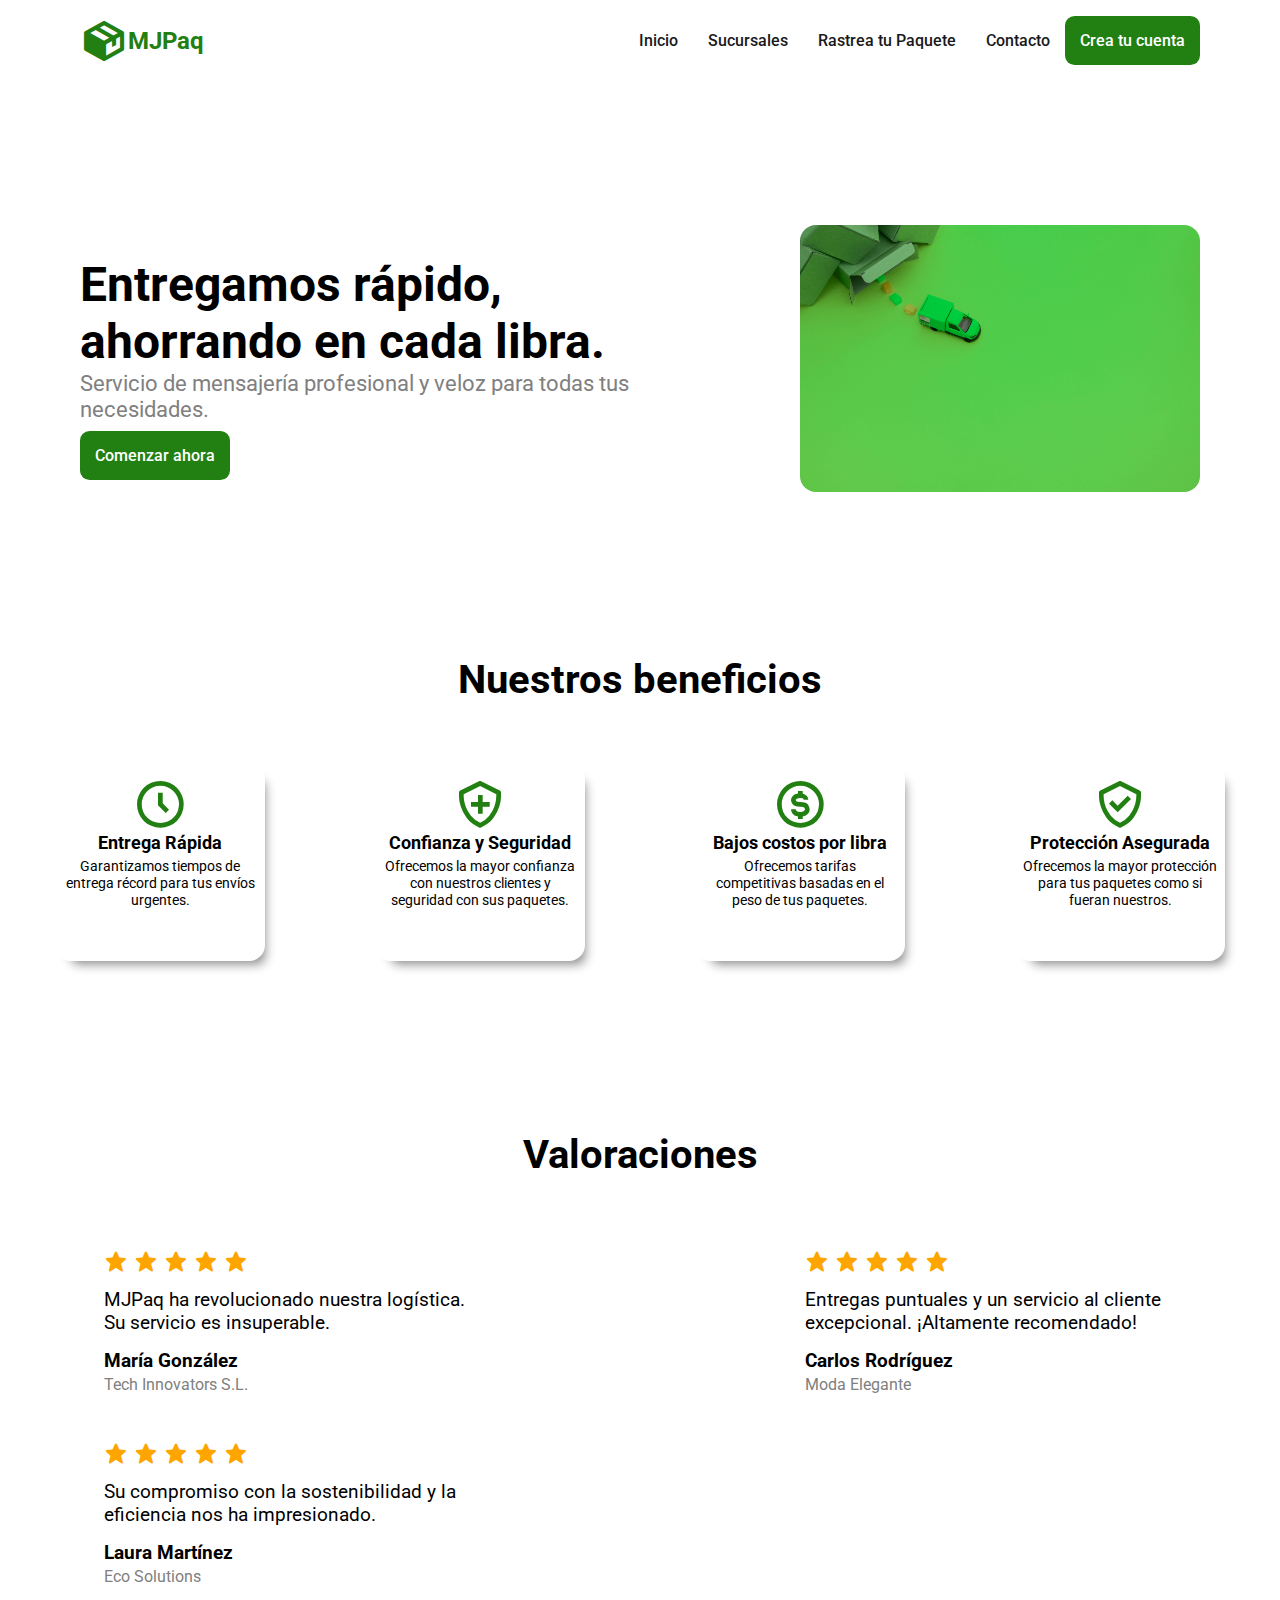
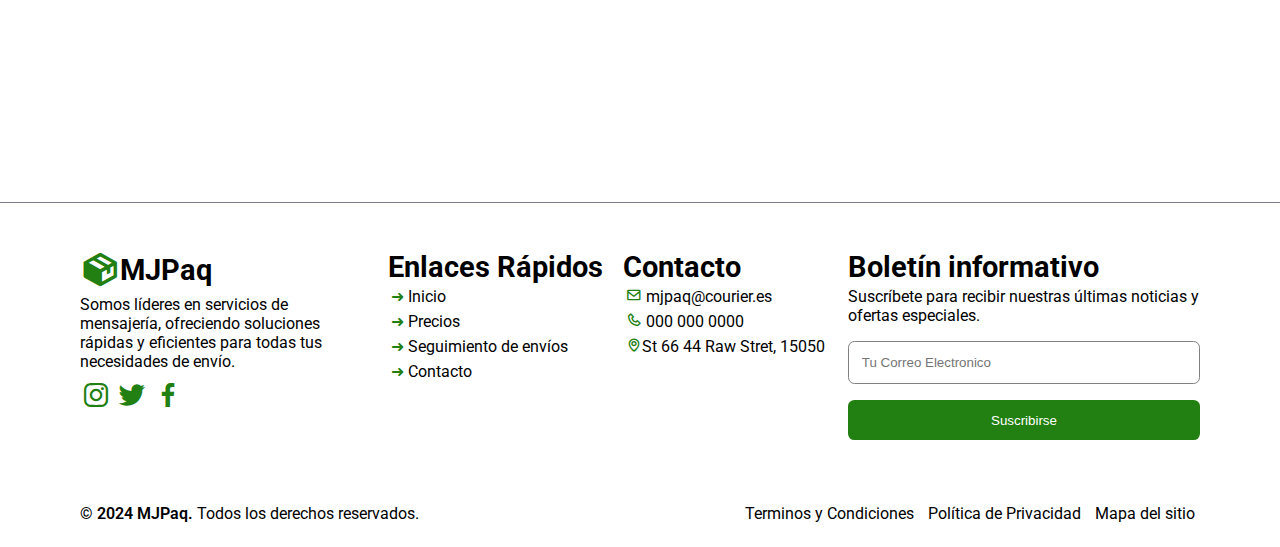
<file: index.html>
<!DOCTYPE html>
<html lang="en">
<head>
    <meta charset="UTF-8">
    <meta name="viewport" content="width=device-width, initial-scale=1.0">
    <link href='https://unpkg.com/boxicons@2.1.4/css/boxicons.min.css' rel='stylesheet'>
    <link rel="stylesheet" href="src/styles/main.css">
    <title>MJPaq | Inicio</title>
</head>
<body>

    <header>
        <div class="logo">
            <i class='bx bxs-package'></i>
            <h1>MJPaq</h1>
        </div>
        <nav>
            <ul>
                <li><a href="">Inicio</a></li>
                <li><a href="">Sucursales</a></li>
                <li><a href="">Rastrea tu Paquete</a></li>
                <li><a href="">Contacto</a></li>
                <a href="login.html" class="btn">Crea tu cuenta</a>
            </ul>
        </nav>
    </header>


    <section id="home" class="home">
        <div class="home-left">
            <h1>Entregamos rápido, ahorrando en cada libra.</h1>
            <p>Servicio de mensajería profesional y veloz para todas tus necesidades.</p>
            <a href="login.html" class="btn">Comenzar ahora</a>
        </div>
        <div class="home-right">
            <img src="src/img/bg.jpg">
        </div>
    </section>

    <section id="benefit" class="benefit">
        <h1>Nuestros beneficios</h1>
        <div class="benefit-info">
            <div class="benefit-box">
                <i class='bx bx-time-five' ></i>
                <h1>Entrega Rápida</h1>
                <p>Garantizamos tiempos de entrega récord para tus envíos urgentes.</p>
            </div>
            <div class="benefit-box">
                <i class='bx bx-shield-plus' ></i>
                <h1>Confianza y Seguridad</h1>
                <p>Ofrecemos la mayor confianza con nuestros clientes y seguridad con sus paquetes.</p>
            </div>
            <div class="benefit-box">
                <i class='bx bx-dollar-circle' ></i>
                <h1>Bajos costos por libra</h1>
                <p>Ofrecemos tarifas competitivas basadas en el peso de tus paquetes.</p>
            </div>
            <div class="benefit-box">
                <i class='bx bx-check-shield' ></i>
                <h1>Protección Asegurada</h1>
                <p>Ofrecemos la mayor protección para tus paquetes como si fueran nuestros.</p>
            </div>
        </div>
    </section> 
    
    <section id="feedbacks" class="feedbacks">
        <h1>Valoraciones</h1>
        <div class="feeds">

            <div class="feed-box">
                <div class="stars">
                    <i class='bx bxs-star' ></i>
                    <i class='bx bxs-star' ></i>
                    <i class='bx bxs-star' ></i>
                    <i class='bx bxs-star' ></i>
                    <i class='bx bxs-star' ></i>
                </div>
                <p>MJPaq ha revolucionado nuestra logística. Su servicio es insuperable.</p>
                <h3>María González</h3>
                <span>Tech Innovators S.L.</span>
            </div>

            <div class="feed-box">
                <div class="stars">
                    <i class='bx bxs-star' ></i>
                    <i class='bx bxs-star' ></i>
                    <i class='bx bxs-star' ></i>
                    <i class='bx bxs-star' ></i>
                    <i class='bx bxs-star' ></i>
                </div>
                <p>Entregas puntuales y un servicio al cliente excepcional. ¡Altamente recomendado!</p>
                <h3>Carlos Rodríguez</h3>
                <span>Moda Elegante</span>
            </div>

            <div class="feed-box">
                <div class="stars">
                    <i class='bx bxs-star' ></i>
                    <i class='bx bxs-star' ></i>
                    <i class='bx bxs-star' ></i>
                    <i class='bx bxs-star' ></i>
                    <i class='bx bxs-star' ></i>
                </div>
                <p>Su compromiso con la sostenibilidad y la eficiencia nos ha impresionado.</p>
                <h3>Laura Martínez</h3>
                <span>Eco Solutions</span>
            </div>

        </div>
    </section>

    <footer>
        <div class="divisor"></div>
        <div class="info">
            <div class="about">
                <h1><i class='bx bxs-package'></i>MJPaq</h1>
                <p>Somos líderes en servicios de mensajería, ofreciendo soluciones rápidas y eficientes para todas tus necesidades de envío.</p>
                <div class="socials">
                    <a href=""><i class='bx bxl-instagram' ></i></a>
                    <a href=""><i class='bx bxl-twitter' ></i></a>
                    <a href=""><i class='bx bxl-facebook' ></i></a>
                </div>
            </div>
            <div class="links">
                <h1>Enlaces Rápidos</h1>
                <a href="">Inicio</a>
                <a href="">Precios</a>
                <a href="">Seguimiento de envíos</a>
                <a href="">Contacto</a>
            </div>
            <div class="contact">
                <h1>Contacto</h1>
                <p><i class='bx bx-envelope' ></i> mjpaq@courier.es</p>
                <p><i class='bx bx-phone' ></i> 000 000 0000</p>
                <p><i class='bx bx-map' ></i>St 66 44 Raw Stret, 15050</p>
            </div>
            <div class="information">
                <h1>Boletín informativo</h1>
                <p>Suscríbete para recibir nuestras últimas noticias y ofertas especiales.</p>
                <input type="text" placeholder="Tu Correo Electronico">
                <button>Suscribirse</button>
            </div>
        </div>
        <div class="terms-footer">
            <p><span>© 2024 MJPaq.</span> Todos los derechos reservados.</p>
            <div class="terms">
                <a href="">Terminos y Condiciones</a>
                <a href="">Política de Privacidad</a>
                <a href="">Mapa del sitio</a>
            </div>
        </div>
    </footer>
</body>
</html>
</file>
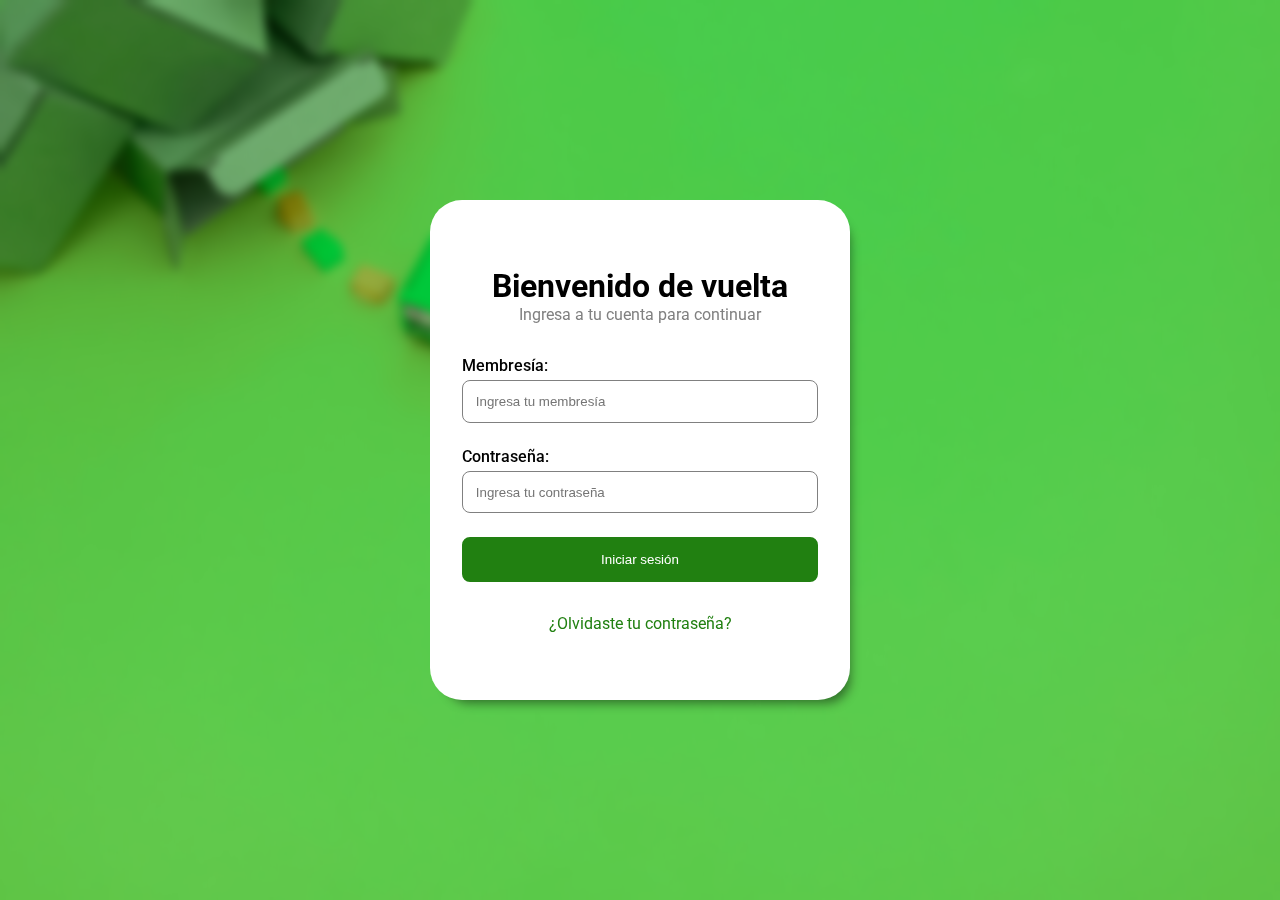
<file: login.html>
<!DOCTYPE html>
<html lang="en">
<head>
    <meta charset="UTF-8">
    <meta name="viewport" content="width=device-width, initial-scale=1.0">
    <link href='https://unpkg.com/boxicons@2.1.4/css/boxicons.min.css' rel='stylesheet'>
    <link rel="stylesheet" href="src/styles/login.css">
    <title>MJPaq | Crea tu cuenta</title>
</head>
<body>
    <div class="container-login">
        <h1>Bienvenido de vuelta</h1>
        <span>Ingresa a tu cuenta para continuar</span>
        <form>
            <label for="">Membresía:</label>
            <input type="email" placeholder="Ingresa tu membresía">

            <label for="">Contraseña:</label>
            <input type="password" placeholder="Ingresa tu contraseña" name="" id="">

            <button type="submit">Iniciar sesión</button>
        </form>

        <a href="#">¿Olvidaste tu contraseña?</a>
    </div>
</body>
</html>
</file>
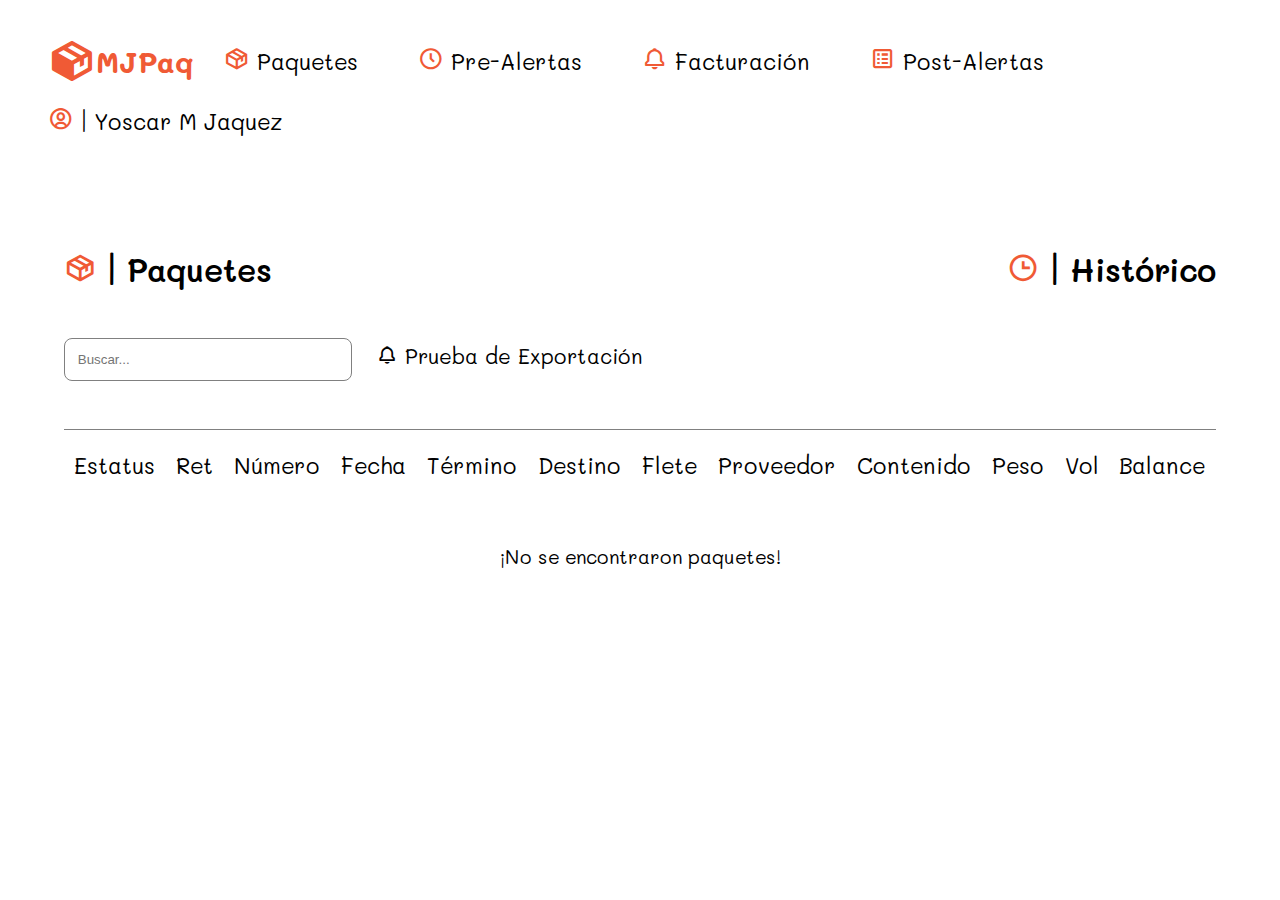
<file: admin/dashboard.html>
<!DOCTYPE html>
<html lang="en">
<head>
    <meta charset="UTF-8">
    <meta name="viewport" content="width=device-width, initial-scale=1.0">
    <link href='https://unpkg.com/boxicons@2.1.4/css/boxicons.min.css' rel='stylesheet'>
    <link rel="stylesheet" href="../src/styles/dashboard.css">
    <title>MJPaq | Dashboard</title>
</head>
<body>

    <header>
        <div class="logo">
            <i class='bx bxs-package'></i>
            <h1>MJPaq</h1>
            <nav>
                <ul>
                    <li><a href=""><i class='bx bx-package' ></i> Paquetes</a></li>
                    <li><a href=""><i class='bx bx-time-five' ></i> Pre-Alertas</a></li>
                    <li><a href=""><i class='bx bx-bell' ></i> Facturación</a></li>
                    <li><a href=""><i class='bx bx-spreadsheet' ></i> Post-Alertas</li>
                </ul>
            </nav>
        </div>
        <div class="nav-user">
            <a href=""><i class='bx bx-user-circle'></i> | Yoscar M Jaquez</a>
        </div>
    </header>


    <div class="container">

        <div class="packages-list">
            <h1><i class='bx bx-package'></i> | Paquetes</h1>
            <h1><i class='bx bx-time'></i> | Histórico</h1>
        </div>

        <div class="search">
            <input type="text" placeholder="Buscar...">
            <a href=""><i class='bx bx-bell' ></i> Prueba de Exportación</a>
        </div>

        <div class="packages-items">
            
            <div class="bar">
                <p>Estatus</p>
                <p>Ret</p>
                <p>Número</p>
                <p>Fecha</p>
                <p>Término</p>
                <p>Destino</p>
                <p>Flete</p>
                <p>Proveedor</p>
                <p>Contenido</p>
                <p>Peso</p>
                <p>Vol</p>
                <p>Balance</p>
            </div>

            <div class="items">
                <p>¡No se encontraron paquetes!</p>
            </div>

        </div>

    </div>
    
</body>
</html>
</file>
<file: src/styles/main.css>
@import url('https://fonts.googleapis.com/css2?family=Itim&family=Mali:ital,wght@0,200;0,300;0,400;0,500;0,600;0,700;1,200;1,300;1,400;1,500;1,600;1,700&family=Pacifico&family=Roboto:ital,wght@0,100;0,300;0,400;0,500;0,700;0,900;1,100;1,300;1,400;1,500;1,700;1,900&display=swap');

html{
    scroll-behavior: smooth;
}

*{
    padding: 0;
    margin: 0;
    box-sizing: border-box;
}

body{
    font-family: 'Roboto', sans-serif;
}

header{
    display: flex;
    justify-content: space-between;
    align-items: center;
    flex-flow: row wrap;
    padding: 1rem 5rem 2rem;
}

header .logo{
    display: flex;
    justify-content: center;
    align-items: center;
}

header .logo i{
    font-size: 3rem;
    color: #218011;
}

header .logo h1{
    color:#218011;
    font-size: 1.5rem;
}

header nav ul{
    display: flex;
    flex-flow: row;
}

header nav ul li{
    margin: 15px;
    list-style: none;
}

header nav ul li a{
    text-decoration: none;
    color: #19191B;
    font-weight: 500;
}

.btn{
    padding: 15px 15px 15px;
    background-color: #218011;
    border-radius: 0.6rem;
    color: white;
    font-weight: 500;
    font-size: 1rem;
    border: none;
    cursor: pointer;
    text-decoration: none;
    transition: all 300ms ease;
}

.btn:hover{
    background-color: #1B5A11;
}

/*Home Section*/

.home{
    display: flex;
    justify-content: space-between;
    align-items: center;
    padding: 8rem 5rem 2rem;
}

.home .home-left h1{
    font-size: 3rem;
    width: 40rem;
}
.home .home-left p{
    font-size: 1.4rem;
    color: gray;
    width: 35rem;
    margin-bottom: 1.5rem;
}
.home .home-right img{
    width: 400px;
    border-radius: 1rem;
}
/*Benefit Section*/

.benefit{
    display: flex;
    flex-flow: column wrap;
    padding: 8rem 0 2rem;
}

.benefit h1{
    text-align: center;
    font-size: 2.5rem;
}

.benefit .benefit-info{
    display: flex;
    padding-top: 3rem;
    justify-content: space-around;
    align-items: center;
    flex-flow: row;
}

.benefit .benefit-info .benefit-box{
    display: flex;
    align-items: center;
    padding: 1rem 0.5rem;
    flex-flow: column nowrap;
    margin: 10px;
    border-radius: 1rem;
    overflow: hidden;
    width: 210px;
    height: 200px;
    /* border: 1px solid black; */
    box-shadow: 8px 11px 11px -8px rgba(0,0,0,0.47);
    -webkit-box-shadow: 8px 11px 11px -8px rgba(0,0,0,0.47);
    -moz-box-shadow: 8px 11px 11px -8px rgba(0,0,0,0.47);
}

.benefit .benefit-info .benefit-box i{
    color: #218011;
    font-size: 3.5rem;
    
}

.benefit .benefit-info .benefit-box h1{
    font-size: 1.1rem;
}

.benefit .benefit-info .benefit-box p{
    text-align: center;
    margin-top: 5px;
    font-size: 0.9rem;
}

/*Feedbacks Section*/

.feedbacks{
    display: flex;
    justify-content: center;
    align-items: center;
    flex-flow: column wrap;
    padding: 8rem 5rem 2rem;
}

.feedbacks h1{
    text-align: center;
    font-size: 2.5rem;
}

.feedbacks .feeds{
    display: flex;
    justify-content: space-between;
    align-items: center;
    flex-flow: row wrap;
    padding-top:3rem;
}

.feedbacks .feeds .feed-box{
    display: flex;
    flex-flow: column nowrap;
    margin: 1.5rem;
    width: 23.2rem;
}

.feedbacks .feeds .feed-box .stars{
    color: orange;
    font-size: 1.5rem;
}

.feedbacks .feeds .feed-box p{
    margin-top: 10px;
    font-size: 1.2rem;
}

.feedbacks .feeds .feed-box h3{
    margin-top: 1rem;
}
.feedbacks .feeds .feed-box span{
    color: gray;
    margin-top: 3px;
}

/*Footer*/

footer{
    display: flex;
    flex-flow: column nowrap;
    padding: 8rem 0 0;

}

footer .info{
    display: flex;
    justify-content: space-between;
    flex-flow: row wrap;
    padding: 8rem 5rem 2rem;
}

footer .info .about{
    display: flex;
    flex-flow: column nowrap;
}

footer .info .about i{
    font-size: 2.5rem;
    color: #218011;
}
    
footer .info .about h1{
    font-size: 1.8rem;
    display: flex;
    justify-content: start;
    align-items: center;
    
}
footer .info .about p{
    width: 18rem;
    margin-top: 5px;
}

footer .info .about a i{
    font-size: 2rem;
    margin-top: 8px;
}

/*Footer Links*/

footer .info .links{
    display: flex;
    flex-flow: column nowrap;
}

footer .info .links h1{
    font-size: 1.8rem;
}

footer .info .links a{
    text-decoration: none;
    margin: 3px;
    color: black;
    transition: all 0.3s ease;
}

footer .info .links a::before{
    content: '➜ ';
    color: #218011;
    transition: all 300ms ease;
}
footer .info .links a:hover{
    transform: translateX(10px);
}

/*Footer Contact*/

footer .info .contact{
    display: flex;
    flex-flow: column nowrap;
}
footer .info .contact h1{
    font-size: 1.8rem;
}

footer .info .contact p{
    margin: 3px;
}

footer .info .contact p i{
    color: #218011;
}

/*Footer Information*/

footer .info .information{
    display: flex;
    flex-flow: column nowrap;
    width: 22rem;
}

footer .info .information h1{
    font-size: 1.8rem;
}

footer .info .information p{
    margin-top: 3px;
}

footer .info .information input{
    margin-top: 1rem;
    padding: 0.8rem;
    border-radius: 0.4rem;
    border: 0.5px solid gray;
    margin-bottom: 1rem;
}
footer .info .information button{
    padding: 0.8rem;
    border-radius: 0.4rem;
    border: none;
    background-color: #218011;
    color:white;
    cursor: pointer;
    transition: all 300ms ease;
    
}
footer .info .information button:hover{
    background-color: #1B5A11;
}

/*Footer Terms*/

footer .terms-footer{
    display: flex;
    justify-content: space-between;
    align-items: center;
    flex-flow: row wrap;
    padding: 2rem 5rem 1.5rem;
}

footer .terms-footer p span{
    font-weight: 600;
}

footer .terms-footer .terms a{
    margin: 5px;
    text-decoration: none;
    color: black;
}

footer .divisor{
    background-color: #797B86;
    width: 100%;
    height: 0.5px;
    margin-top: 2rem;
    margin-bottom: -5rem;
}
</file>
<file: src/styles/login.css>
@import url('https://fonts.googleapis.com/css2?family=Itim&family=Mali:ital,wght@0,200;0,300;0,400;0,500;0,600;0,700;1,200;1,300;1,400;1,500;1,600;1,700&family=Pacifico&family=Roboto:ital,wght@0,100;0,300;0,400;0,500;0,700;0,900;1,100;1,300;1,400;1,500;1,700;1,900&display=swap');

*{
    padding: 0;
    margin: 0;
    box-sizing: border-box;
}

body{
  font-family: 'Roboto', sans-serif;
  background-image: url('../img/bg.jpg');
  background-size: cover;
  background-repeat: no-repeat;
  backdrop-filter: blur(0.3rem);
  display: flex;
  justify-content: center;
  align-items: center;
  height: 100vh;
}

.container-login{
  display: flex;
  flex-flow: column nowrap;
  justify-content: center;
  background-color: white;
  padding: 2rem 1rem;
  border-radius: 2rem;
  height: 500px;
  width: 420px;
  box-shadow: 8px 11px 11px -8px rgba(0,0,0,0.47);
  -webkit-box-shadow: 8px 11px 11px -8px rgba(0,0,0,0.47);
  -moz-box-shadow: 8px 11px 11px -8px rgba(0,0,0,0.47);
}

.container-login h1{
  text-align: center;
}

.container-login span{
  color: gray;
  text-align: center;
}

.container-login form{
  display: flex;
  flex-flow: column;
  padding: 2rem 1rem 2rem;
}

.container-login form label{
  font-weight: 500;
  margin-bottom: 5px;
}

.container-login form input{
  padding: 0.8rem;
  border-radius: 8px;
  border: 1px solid gray;
  margin-bottom:1.5rem;
}

.container-login form button{
  padding: 0.8rem;
  border-radius: 8px;
  border: 2px solid #218011;
  background-color: #218011;
  color: white;
  transition: all 300ms ease;
}

.container-login form button:hover{
  background-color: transparent;
  color: black;
}

.container-login a{
  text-align: center;
  color: #218011;
  text-decoration: none;
}

.container-login a:hover{
  text-decoration: underline;
}
</file>
<file: src/styles/dashboard.css>
@import url('https://fonts.googleapis.com/css2?family=Itim&family=Mali:ital,wght@0,200;0,300;0,400;0,500;0,600;0,700;1,200;1,300;1,400;1,500;1,600;1,700&family=Pacifico&family=Roboto:ital,wght@0,100;0,300;0,400;0,500;0,700;0,900;1,100;1,300;1,400;1,500;1,700;1,900&display=swap');

html{
    scroll-behavior: smooth;
}

*{
    padding: 0;
    margin: 0;
    box-sizing: border-box;
}

body{
    font-family: 'Mali', sans-serif !important;
}

header{
    display: flex;
    justify-content: space-between;
    align-items: center;
    flex-flow: row wrap;
    padding: 1rem 3rem 2rem;
}

header .logo{
    display: flex;
    justify-content: center;
    align-items: center;
}

header .logo i{
    font-size: 3rem;
    color: #F05A35;
}

header .logo i:hover{
    color: white;
}

header .logo nav ul li i{
    font-size: 1.6rem;
}

header .logo h1{
    color:#F05A35;
    font-size: 1.8rem;
}

header nav ul{
    display: flex;
    list-style: none;
    justify-content: center;
    align-items: center;
}

header nav ul li{
    margin: 30px;
    font-size: 1.4rem;
}

header nav ul li a{
    text-decoration: none;
    color: rgb(0, 0, 0);
    transition: all 300ms ease;
}

header .logo nav ul li a:hover{
    background-color: #F05A35;
    color: white;
    padding: 1rem;
    border-radius: 0.5rem;
}

header .nav-user{
    display: flex;
    align-items: center;
    justify-content: center;
}

header .nav-user a{
    font-size: 1.4rem;
    color: black;
    text-decoration: none;
}

header .nav-user a i{
    color: #F05A35;
    font-size: 1.6rem;
}

.container{
    display: flex;
    flex-direction: column;
    padding: 3rem 4rem 3rem;
}

.container .packages-list{
    display: flex;
    justify-content: space-between;
    flex-flow: row wrap;
    padding: 2rem 0 3rem;
}

.container .packages-list h1{
    font-weight: 600;
}

.container .packages-list h1 i{
    color: #F05A35;
}

.container .search{
padding: 0 0 3rem;
}
.container .search input{
    padding: 0.8rem;
    width: 18rem;
    border-radius: 8px;
    border: 1px solid gray;
}
.container .search a{
    margin: 20px;
    text-decoration: none;
    color: black;
    font-size: 1.3rem;
}

.container .packages-items{
    display: flex;
    flex-direction: column;
    border-top: 1px solid gray;
    padding: 1.3rem 0 0;
}

.container .packages-items .bar{
    display: flex;
    flex-flow: row wrap;
    justify-content: space-around;
    font-size: 1.4rem;
}

.container .items{
    text-align: center;
    padding: 4rem;
    font-size: 1.2rem;
}
</file>
